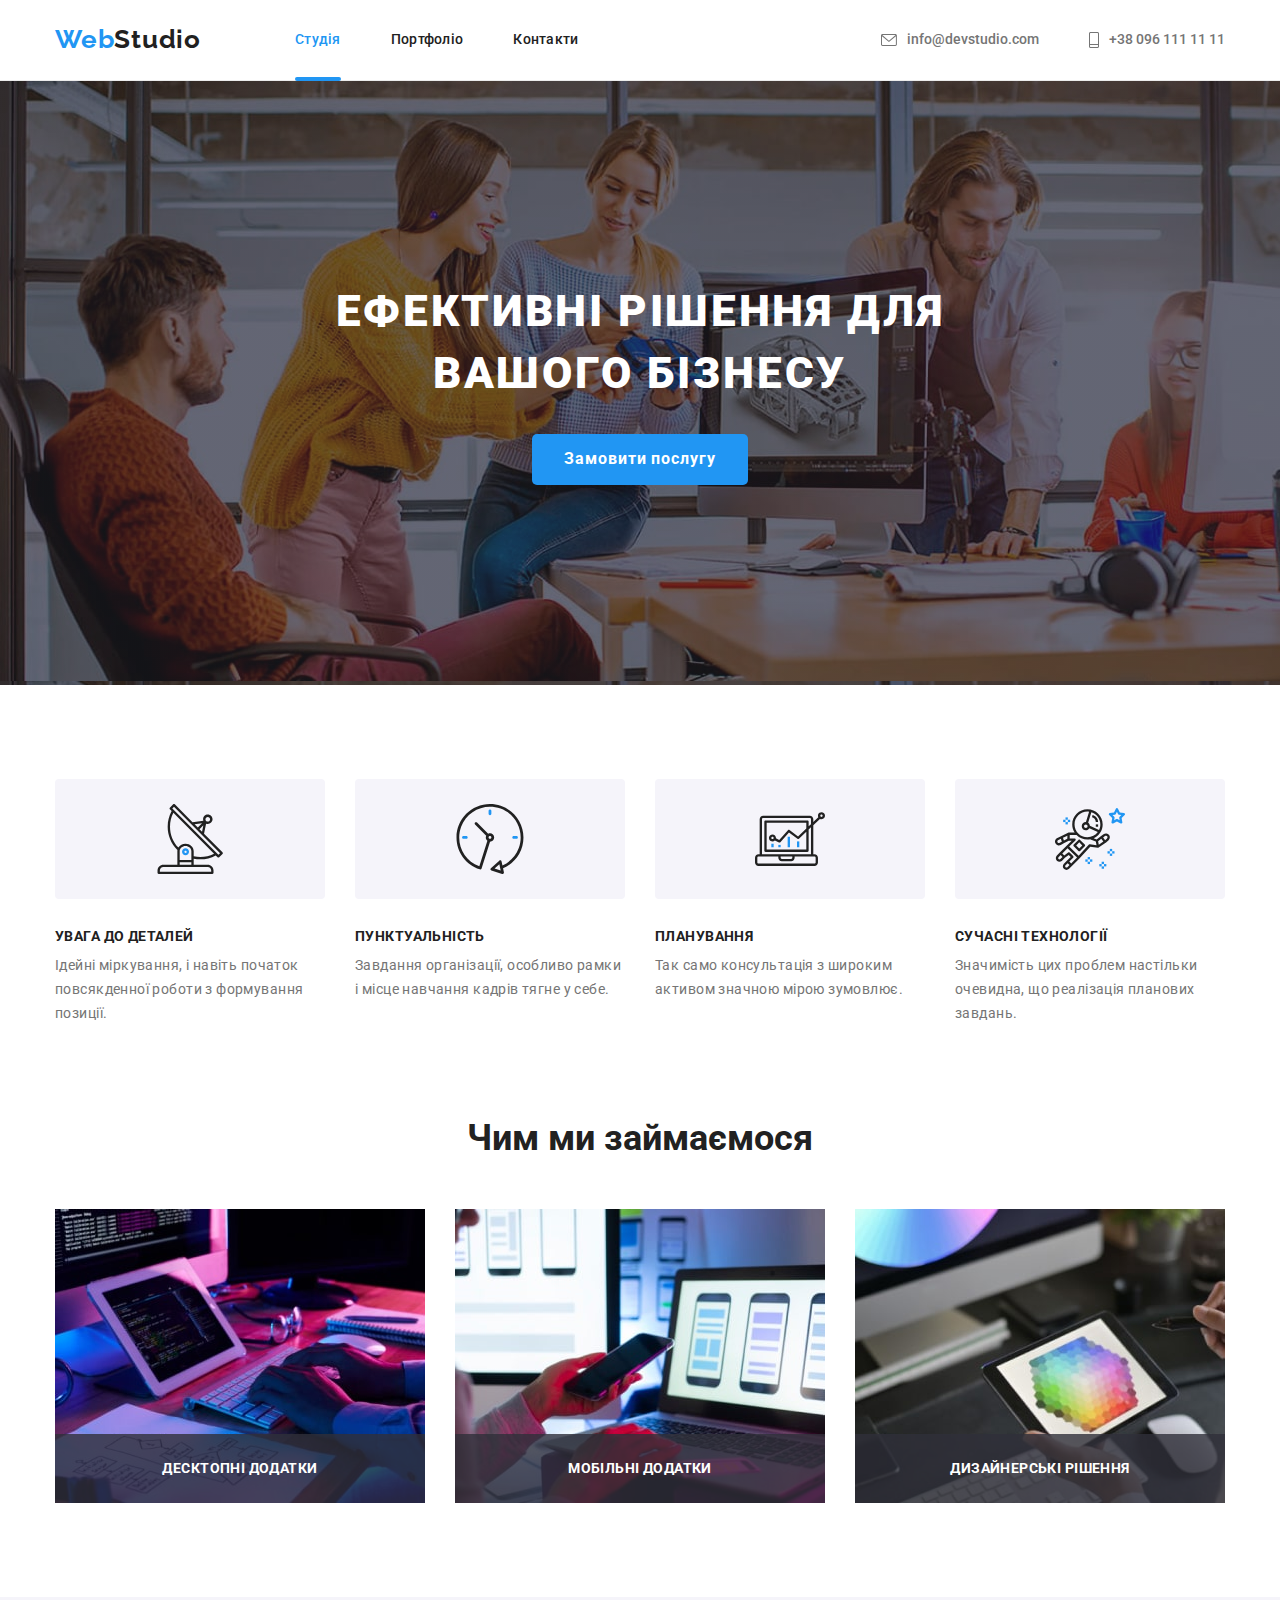
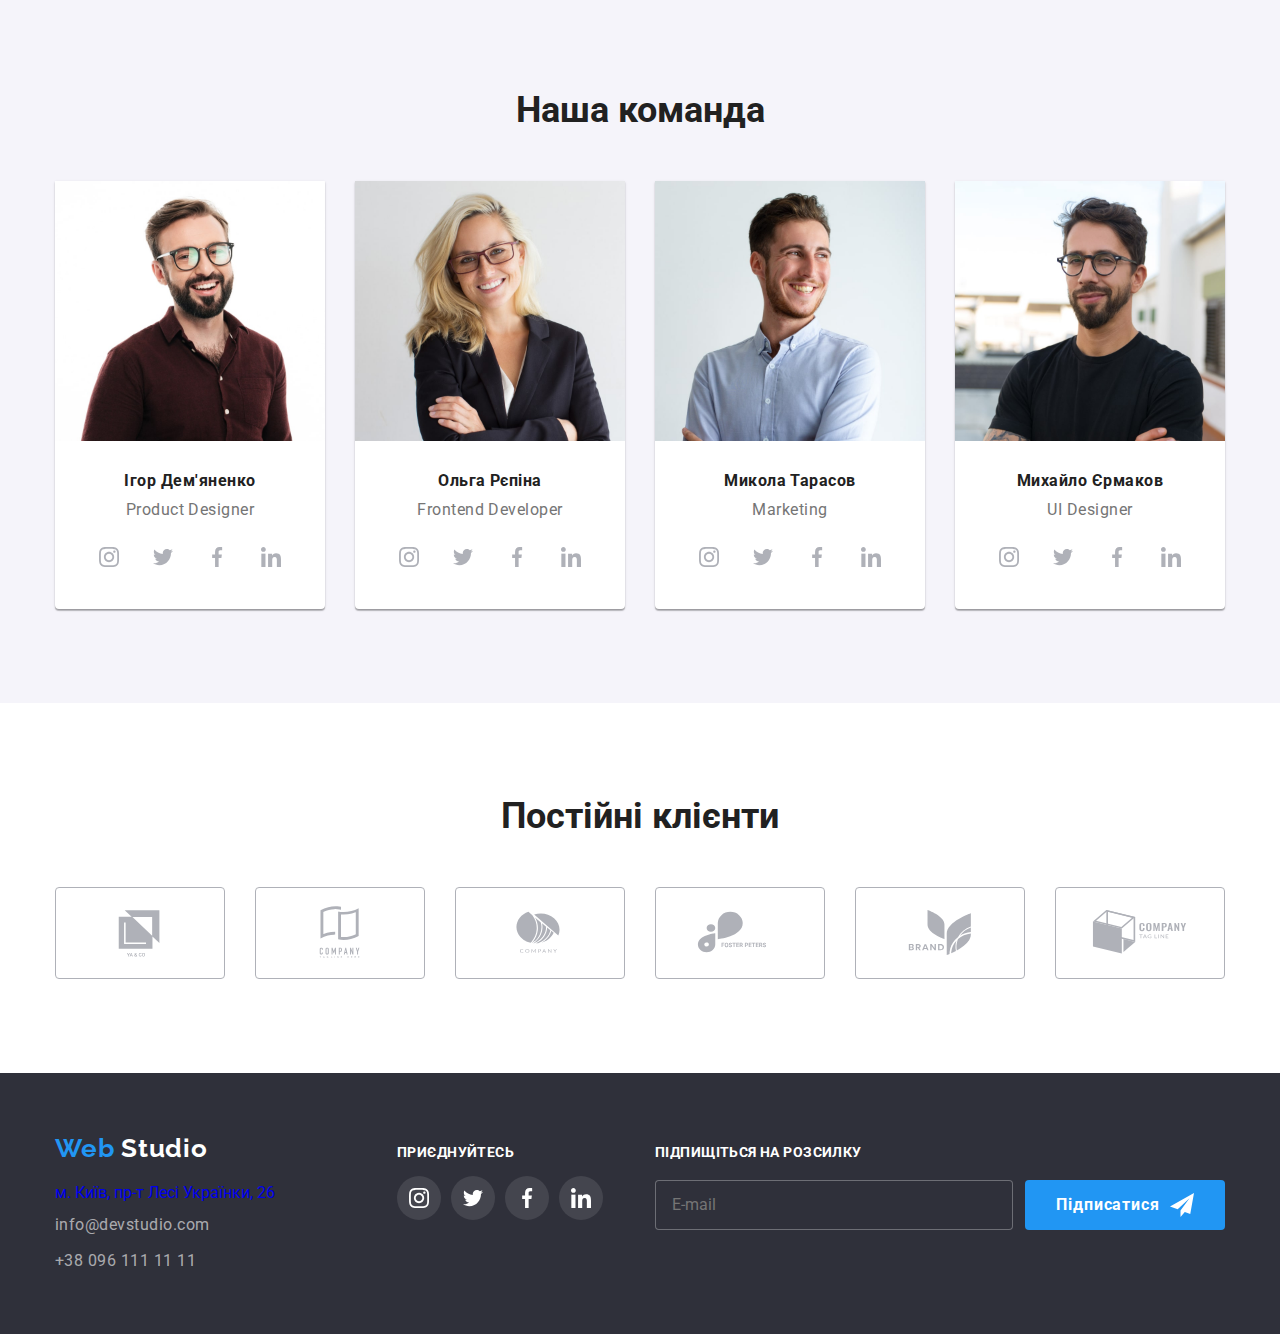
<file: index.html>
<!DOCTYPE html>
<html lang="uk">
  <head>
    <meta charset="UTF-8" />
    <meta http-equiv="X-UA-Compatible" content="IE=edge" />
    <meta
      personCard__title="viewport"
      content="width=device-width, initial-scale=1.0"
    />
    <link
      rel="stylesheet"
      href="https://cdn.jsdelivr.net/npm/modern-normalize@1.1.0/modern-normalize.min.css"
    />
    <link rel="stylesheet" href="./css/main.min.css" />
    <link href="https://fonts.googleapis.com" rel="preconnect" />
    <link href="https://fonts.gstatic.com" rel="preconnect" crossorigin />
    <link
      href="https://fonts.googleapis.com/css2?family=Raleway:wght@700&family=Roboto:wght@400;500;700;900&display=swap"
      rel="stylesheet"
    />
    <title>studio</title>
  </head>

  <body>
    <!--Шапка навігації-->
    <header class="pageHeader">
      <div class="container navContainer">
        <nav class="mainNav">
          <a class="mainNav__logo" href="./"
            ><span class="mainNav__logo--blue">Web</span>Studio</a
          >

          <ul class="navList">
            <li class="nav__items">
              <a href="#" class="navList__link navList__link--Active">Студія</a>
            </li>
            <li class="nav__items">
              <a href="./potfolio.html" class="navList__link">Портфоліо</a>
            </li>
            <li class="nav__items">
              <a href="#" class="navList__link">Контакти</a>
            </li>
          </ul>
        </nav>

        <ul class="contactList">
          <li class="nav__items">
            <a href="mailto:info@devstudio.com" class="contactList__link">
              <svg class="contactList__icon" width="16" height="12">
                <use href="./imeges/icons.svg/symbol-defs.svg#icon-mail"></use>
              </svg>
              info@devstudio.com</a
            >
          </li>
          <li class="nav__items">
            <a href="tell:+380961111111" class="contactList__link">
              <svg class="contactList__icon" width="10" height="16">
                <use href="./imeges/icons.svg/symbol-defs.svg#icon-tell"></use>
              </svg>
              +38 096 111 11 11</a
            >
          </li>
        </ul>
      </div>
    </header>

    <!--Головний блок-->
    <main>
      <section class="hero">
        <div class="heroContainer">
          <h1 class="hero__title">Ефективні рішення для вашого бізнесу</h1>
          <button class="hero__button" data-modal-open type="button">
            Замовити послугу
          </button>
        </div>
      </section>

      <!--Переваги-->

      <section class="advantageSection">
        <h2 class="visually-hidden">Наші Переваги</h2>
        <div class="container">
          <ul class="advantageList">
            <li class="advantageList__item">
              <div class="advantageList__container">
                <svg class="advantageList__icon">
                  <use
                    href="./imeges/icons.svg/symbol-defs.svg#icon-antenna"
                  ></use>
                </svg>
              </div>

              <h3 class="advantageList__title">УВАГА ДО ДЕТАЛЕЙ</h3>
              <p class="advantageList__subtitle">
                Ідейні міркування, і навіть початок повсякденної роботи з
                формування позиції.
              </p>
            </li>
            <li class="advantageList__item">
              <div class="advantageList__container">
                <svg class="advantageList__icon">
                  <use
                    href="./imeges/icons.svg/symbol-defs.svg#icon-clock"
                  ></use>
                </svg>
              </div>
              <h3 class="advantageList__title">ПУНКТУАЛЬНІСТЬ</h3>
              <p class="advantageList__subtitle">
                Завдання організації, особливо рамки і місце навчання кадрів
                тягне у себе.
              </p>
            </li>
            <li class="advantageList__item">
              <div class="advantageList__container">
                <svg class="advantageList__icon">
                  <use
                    href="./imeges/icons.svg/symbol-defs.svg#icon-diagram"
                  ></use>
                </svg>
              </div>
              <h3 class="advantageList__title">ПЛАНУВАННЯ</h3>
              <p class="advantageList__subtitle">
                Так само консультація з широким активом значною мірою зумовлює.
              </p>
            </li>
            <li class="advantageList__item">
              <div class="advantageList__container">
                <svg class="advantageList__icon">
                  <use
                    href="./imeges/icons.svg/symbol-defs.svg#icon-astronaut"
                  ></use>
                </svg>
              </div>
              <h3 class="advantageList__title">СУЧАСНІ ТЕХНОЛОГІЇ</h3>
              <p class="advantageList__subtitle">
                Значимість цих проблем настільки очевидна, що реалізація
                планових завдань.
              </p>
            </li>
          </ul>
        </div>
      </section>

      <!--Чим ми займаємося-->

      <section class="workSection">
        <div class="container">
          <h2 class="workSection__title">Чим ми займаємося</h2>
          <ul class="workList">
            <li class="workList__item">
              <img
                src="imeges/img-min.jpg"
                alt="Руки печатают на клавіатурі"
                width="370"
              />
              <h3 class="workList__subtitle">ДЕСКТОПНІ ДОДАТКИ</h3>
            </li>
            <li class="workList__item">
              <img
                src="imeges/img(1)-min.jpg"
                alt="Руки печатают на планшету"
                width="370"
              />
              <h3 class="workList__subtitle">МОБІЛЬНІ ДОДАТКИ</h3>
            </li>
            <li class="workList__item">
              <img
                src="imeges/img(2)-min.jpg"
                alt="Руки печатают на планшеті"
                width="370"
              />
              <h3 class="workList__subtitle">ДИЗАЙНЕРСЬКІ РІШЕННЯ</h3>
            </li>
          </ul>
        </div>
      </section>

      <!--Наша команда-->

      <section class="teamSection">
        <div class="container">
          <h2 class="teamSection__title">Наша команда</h2>
          <ul class="teamList">
            <li class="teamList__item">
              <img
                src="imeges/img(3)-min.jpg"
                alt="Ігор Дем'яненко"
                width="270"
              />
              <div class="personCard">
                <h3 class="personCard__title">Ігор Дем'яненко</h3>
                <p class="personCard__subtitle" lang="en">Product Designer</p>
                <ul class="cotialeList">
                  <li class="cotialeList__item">
                    <a class="cotialeList__link" href="#">
                      <svg class="cotialeList__icon" width="20" height="20">
                        <use
                          href="./imeges/icons.svg/symbol-defs.svg#icon-instagram"
                        ></use>
                      </svg>
                    </a>
                  </li>
                  <li class="cotialeList__item">
                    <a class="cotialeList__link" href="#">
                      <svg class="cotialeList__icon" width="20" height="20">
                        <use
                          href="./imeges/icons.svg/symbol-defs.svg#icon-twitter"
                        ></use>
                      </svg>
                    </a>
                  </li>
                  <li class="cotialeList__item">
                    <a class="cotialeList__link" href="#">
                      <svg class="cotialeList__icon" width="20" height="20">
                        <use
                          href="./imeges/icons.svg/symbol-defs.svg#icon-facebook"
                        ></use>
                      </svg>
                    </a>
                  </li>
                  <li class="cotialeList__item">
                    <a class="cotialeList__link" href="#">
                      <svg class="cotialeList__icon" width="20" height="20">
                        <use
                          href="./imeges/icons.svg/symbol-defs.svg#icon-linkedin"
                        ></use>
                      </svg>
                    </a>
                  </li>
                </ul>
              </div>
            </li>
            <li class="teamList__item">
              <img src="imeges/img(4)-min.jpg" alt="Ольга Рєпіна" width="270" />
              <div class="personCard">
                <h3 class="personCard__title">Ольга Рєпіна</h3>
                <p class="personCard__subtitle" lang="en">Frontend Developer</p>
                <ul class="cotialeList">
                  <li class="cotialeList__item">
                    <a class="cotialeList__link" href="#">
                      <svg class="cotialeList__icon" width="20" height="20">
                        <use
                          href="./imeges/icons.svg/symbol-defs.svg#icon-instagram"
                        ></use>
                      </svg>
                    </a>
                  </li>
                  <li class="cotialeList__item">
                    <a class="cotialeList__link" href="#">
                      <svg class="cotialeList__icon" width="20" height="20">
                        <use
                          href="./imeges/icons.svg/symbol-defs.svg#icon-twitter"
                        ></use>
                      </svg>
                    </a>
                  </li>
                  <li class="cotialeList__item">
                    <a class="cotialeList__link" href="#">
                      <svg class="cotialeList__icon" width="20" height="20">
                        <use
                          href="./imeges/icons.svg/symbol-defs.svg#icon-facebook"
                        ></use>
                      </svg>
                    </a>
                  </li>
                  <li class="cotialeList__item">
                    <a class="cotialeList__link" href="#">
                      <svg class="cotialeList__icon" width="20" height="20">
                        <use
                          href="./imeges/icons.svg/symbol-defs.svg#icon-linkedin"
                        ></use>
                      </svg>
                    </a>
                  </li>
                </ul>
              </div>
            </li>
            <li class="teamList__item">
              <img
                src="imeges/img(5)-min.jpg"
                alt="Микола Тарасов"
                width="270"
              />
              <div class="personCard">
                <h3 class="personCard__title">Микола Тарасов</h3>
                <p class="personCard__subtitle" lang="en">Marketing</p>
                <ul class="cotialeList">
                  <li class="cotialeList__item">
                    <a class="cotialeList__link" href="#">
                      <svg class="cotialeList__icon" width="20" height="20">
                        <use
                          href="./imeges/icons.svg/symbol-defs.svg#icon-instagram"
                        ></use>
                      </svg>
                    </a>
                  </li>
                  <li class="cotialeList__item">
                    <a class="cotialeList__link" href="#">
                      <svg class="cotialeList__icon" width="20" height="20">
                        <use
                          href="./imeges/icons.svg/symbol-defs.svg#icon-twitter"
                        ></use>
                      </svg>
                    </a>
                  </li>
                  <li class="cotialeList__item">
                    <a class="cotialeList__link" href="#">
                      <svg class="cotialeList__icon" width="20" height="20">
                        <use
                          href="./imeges/icons.svg/symbol-defs.svg#icon-facebook"
                        ></use>
                      </svg>
                    </a>
                  </li>
                  <li class="cotialeList__item">
                    <a class="cotialeList__link" href="#">
                      <svg class="cotialeList__icon" width="20" height="20">
                        <use
                          href="./imeges/icons.svg/symbol-defs.svg#icon-linkedin"
                        ></use>
                      </svg>
                    </a>
                  </li>
                </ul>
              </div>
            </li>
            <li class="teamList__item">
              <img
                src="imeges/img(6)-min.jpg"
                alt="Михайло Єрмаков"
                width="270"
              />
              <div class="personCard">
                <h3 class="personCard__title">Михайло Єрмаков</h3>
                <p class="personCard__subtitle" lang="en">UI Designer</p>
                <ul class="cotialeList">
                  <li class="cotialeList__item">
                    <a class="cotialeList__link" href="#">
                      <svg class="cotialeList__icon" width="20" height="20">
                        <use
                          href="./imeges/icons.svg/symbol-defs.svg#icon-instagram"
                        ></use>
                      </svg>
                    </a>
                  </li>
                  <li class="cotialeList__item">
                    <a class="cotialeList__link" href="#">
                      <svg class="cotialeList__icon" width="20" height="20">
                        <use
                          href="./imeges/icons.svg/symbol-defs.svg#icon-twitter"
                        ></use>
                      </svg>
                    </a>
                  </li>
                  <li class="cotialeList__item">
                    <a class="cotialeList__link" href="#">
                      <svg class="cotialeList__icon" width="20" height="20">
                        <use
                          href="./imeges/icons.svg/symbol-defs.svg#icon-facebook"
                        ></use>
                      </svg>
                    </a>
                  </li>
                  <li class="cotialeList__item">
                    <a class="cotialeList__link" href="#">
                      <svg class="cotialeList__icon" width="20" height="20">
                        <use
                          href="./imeges/icons.svg/symbol-defs.svg#icon-linkedin"
                        ></use>
                      </svg>
                    </a>
                  </li>
                </ul>
              </div>
            </li>
          </ul>
        </div>
      </section>
      <!--Постійні клієнти-->
      <section class="clientsSection">
        <div class="container">
          <h2 class="teamSection__title">Постійні клієнти</h2>
          <ul class="clientsList">
            <li class="clientsList__item">
              <a class="clientsList__link" href="#">
                <svg class="clientsList__icon">
                  <use
                    href="./imeges/icons.svg/symbol-defs.svg#icon-Logo"
                  ></use>
                </svg>
              </a>
            </li>
            <li class="clientsList__item">
              <a class="clientsList__link" href="#">
                <svg class="clientsList__icon">
                  <use
                    href="./imeges/icons.svg/symbol-defs.svg#icon-Logo-1"
                  ></use>
                </svg>
              </a>
            </li>
            <li class="clientsList__item">
              <a class="clientsList__link" href="#">
                <svg class="clientsList__icon">
                  <use
                    href="./imeges/icons.svg/symbol-defs.svg#icon-Logo-2"
                  ></use>
                </svg>
              </a>
            </li>
            <li class="clientsList__item">
              <a class="clientsList__link" href="#">
                <svg class="clientsList__icon">
                  <use
                    href="./imeges/icons.svg/symbol-defs.svg#icon-Logo-3"
                  ></use>
                </svg>
              </a>
            </li>
            <li class="clientsList__item">
              <a class="clientsList__link" href="#">
                <svg class="clientsList__icon">
                  <use
                    href="./imeges/icons.svg/symbol-defs.svg#icon-Logo-4"
                  ></use>
                </svg>
              </a>
            </li>
            <li class="clientsList__item">
              <a class="clientsList__link" href="#">
                <svg class="clientsList__icon">
                  <use
                    href="./imeges/icons.svg/symbol-defs.svg#icon-Logo-5"
                  ></use>
                </svg>
              </a>
            </li>
          </ul>
        </div>
      </section>
    </main>
    <!--Футер-->
    <footer class="pageFooter">
      <div class="container addres-container">
        <div>
          <h2 class="pageFooter__logo">
            <span class="mainNav__logo--blue">Web</span> Studio
          </h2>
          <address class="pageFooterAddress">
            <ul class="pageFooterAddress__list">
              <li class="pageFooter__itemAdress">
                <a
                  class="pageFooter__linkAddress"
                  href="https://www.google.com.ua/maps/place/%D0%B1%D1%83%D0%BB%D1%8C%D0%B2%D0%B0%D1%80+%D0%9B%D0%B5%D1%81%D1%96+%D0%A3%D0%BA%D1%80%D0%B0%D1%97%D0%BD%D0%BA%D0%B8,+26,+%D0%9A%D0%B8%D1%97%D0%B2,+02000/@50.4265841,30.5358109,17z/data=!3m1!4b1!4m5!3m4!1s0x40d4cf0e033ecbe9:0x57a4dffefec77da0!8m2!3d50.4265807!4d30.5383858?hl=uk"
                  target="_blank"
                  >м. Київ, пр-т Лесі Українки, 26</a
                >
              </li>
              <li class="pageFooter__itemMail">
                <a href="mailto:info@devstudio.com" class="pageFooter__link"
                  >info@devstudio.com</a
                >
              </li>
              <li class="pageFooter__itemTell">
                <a href="tell:+380961111111" class="pageFooter__link"
                  >+38 096 111 11 11</a
                >
              </li>
            </ul>
          </address>
        </div>

        <div class="pageFooterCotial">
          <p class="pageFooterCotial__title">ПРИЄДНУЙТЕСЬ</p>
          <ul class="pageFooterCotial__list">
            <li class="pageFooterCotial__item">
              <a class="pageFooterCotial__link" href="#">
                <svg class="pageFooterCotial__icon" width="20" height="20">
                  <use
                    href="./imeges/icons.svg/symbol-defs.svg#icon-instagram"
                  ></use>
                </svg>
              </a>
            </li>
            <li class="pageFooterCotial__item">
              <a class="pageFooterCotial__link" href="#">
                <svg class="pageFooterCotial__icon" width="20" height="20">
                  <use
                    href="./imeges/icons.svg/symbol-defs.svg#icon-twitter"
                  ></use>
                </svg>
              </a>
            </li>
            <li class="pageFooterCotial__item">
              <a class="pageFooterCotial__link" href="#">
                <svg class="pageFooterCotial__icon" width="20" height="20">
                  <use
                    href="./imeges/icons.svg/symbol-defs.svg#icon-facebook"
                  ></use>
                </svg>
              </a>
            </li>
            <li class="pageFooterCotial__item">
              <a class="pageFooterCotial__link" href="#">
                <svg class="pageFooterCotial__icon" width="20" height="20">
                  <use
                    href="./imeges/icons.svg/symbol-defs.svg#icon-linkedin"
                  ></use>
                </svg>
              </a>
            </li>
          </ul>
        </div>
        <!--FOOTER MODAL-->
        <div class="footerModal">
          <p class="footerModal__title">ПІДПИЩІТЬСЯ НА РОЗСИЛКУ</p>
          <form class="footerForm">
            <input
              class="footerForm__input"
              type="email"
              name="footer_email"
              placeholder="E-mail"
            />
            <button class="footerForm__button" type="submit">
              Підписатися
              <svg class="footerForm__icon" width="24" height="24">
                <use
                  href="./imeges/icons.svg/symbol-defs.svg#icon-telegram"
                ></use>
              </svg>
            </button>
          </form>
        </div>
      </div>
    </footer>

    <!--BACKDROP MODAL-->
    <div class="backdrop is-hidden" data-modal>
      <div class="modal">
        <button class="modal__button" type="button" data-modal-close>
          <svg class="modal__icon" width="11" height="11">
            <use href="./imeges/icons.svg/symbol-defs.svg#icon-Vector-6"></use>
          </svg>
        </button>
        <!--MODAL FORM-->
        <form class="modalForm">
          <p class="modalForm__title">Залиште свої дані, ми вам передзвонимо</p>

          <div class="modalLable">
            <label class="modalLable__title" for="user_name">Ім'я</label>
            <input
              class="modalLable__input"
              name="user_name"
              required
              placeholder="Ім'я"
              pattern="^[a-zA-Zа-яА-ЯїЇіІ]+$"
              title="Тільки літери А-Я або A-Z"
              type="text"
              id="user_name"
            />
            <svg class="modalLable__icon" width="12" height="12">
              <use
                href="./imeges/icons.svg/symbol-defs.svg#icon-person-blackdp"
              ></use>
            </svg>
          </div>

          <div class="modalLable">
            <label class="modalLable__title" for="user_tell">Телефон</label>
            <input
              class="modalLable__input"
              name="user_tell"
              required
              title="Тільки цифри"
              pattern="^[0-9]+$"
              placeholder="Телефон"
              type="tel"
              id="user_tell"
            />
            <svg class="modalLable__icon" width="13" height="13">
              <use
                href="./imeges/icons.svg/symbol-defs.svg#icon-phone-blackdp"
              ></use>
            </svg>
          </div>

          <div class="modalLable">
            <label class="modalLable__title" for="user_email">Пошта</label>
            <input
              class="modalLable__input"
              name="user_email"
              required
              placeholder="Електронна пошта"
              type="email"
              id="user_email"
            />
            <svg class="modalLable__icon" width="15" height="12">
              <use
                href="./imeges/icons.svg/symbol-defs.svg#icon-email-blackdp"
              ></use>
            </svg>
          </div>

          <div class="modalLable">
            <label class="modalLable__title" for="user_comments"
              >Коментар</label
            >
            <textarea
              class="modalLable__coments"
              name="user_comments"
              placeholder="Введіть текст"
              id="user_comments"
            ></textarea>
          </div>

          <div class="modalCheck">
            <input
              class="modalCheck__input visually-hidden"
              required
              type="checkbox"
              name="agree"
              id="form_check"
            />

            <label class="modalCheck__title" for="form_check">
              <span class="modalCheck__text"></span>
              Погоджуюся з розсилкою та приймаю
              <a class="modalCheck__link" href="#"> Умови договору</a>
            </label>
          </div>

          <button class="modalForm__button" type="submit">Відправити</button>
        </form>
      </div>
    </div>
    <script src="./js/index.js"></script>
  </body>
</html>
</file>
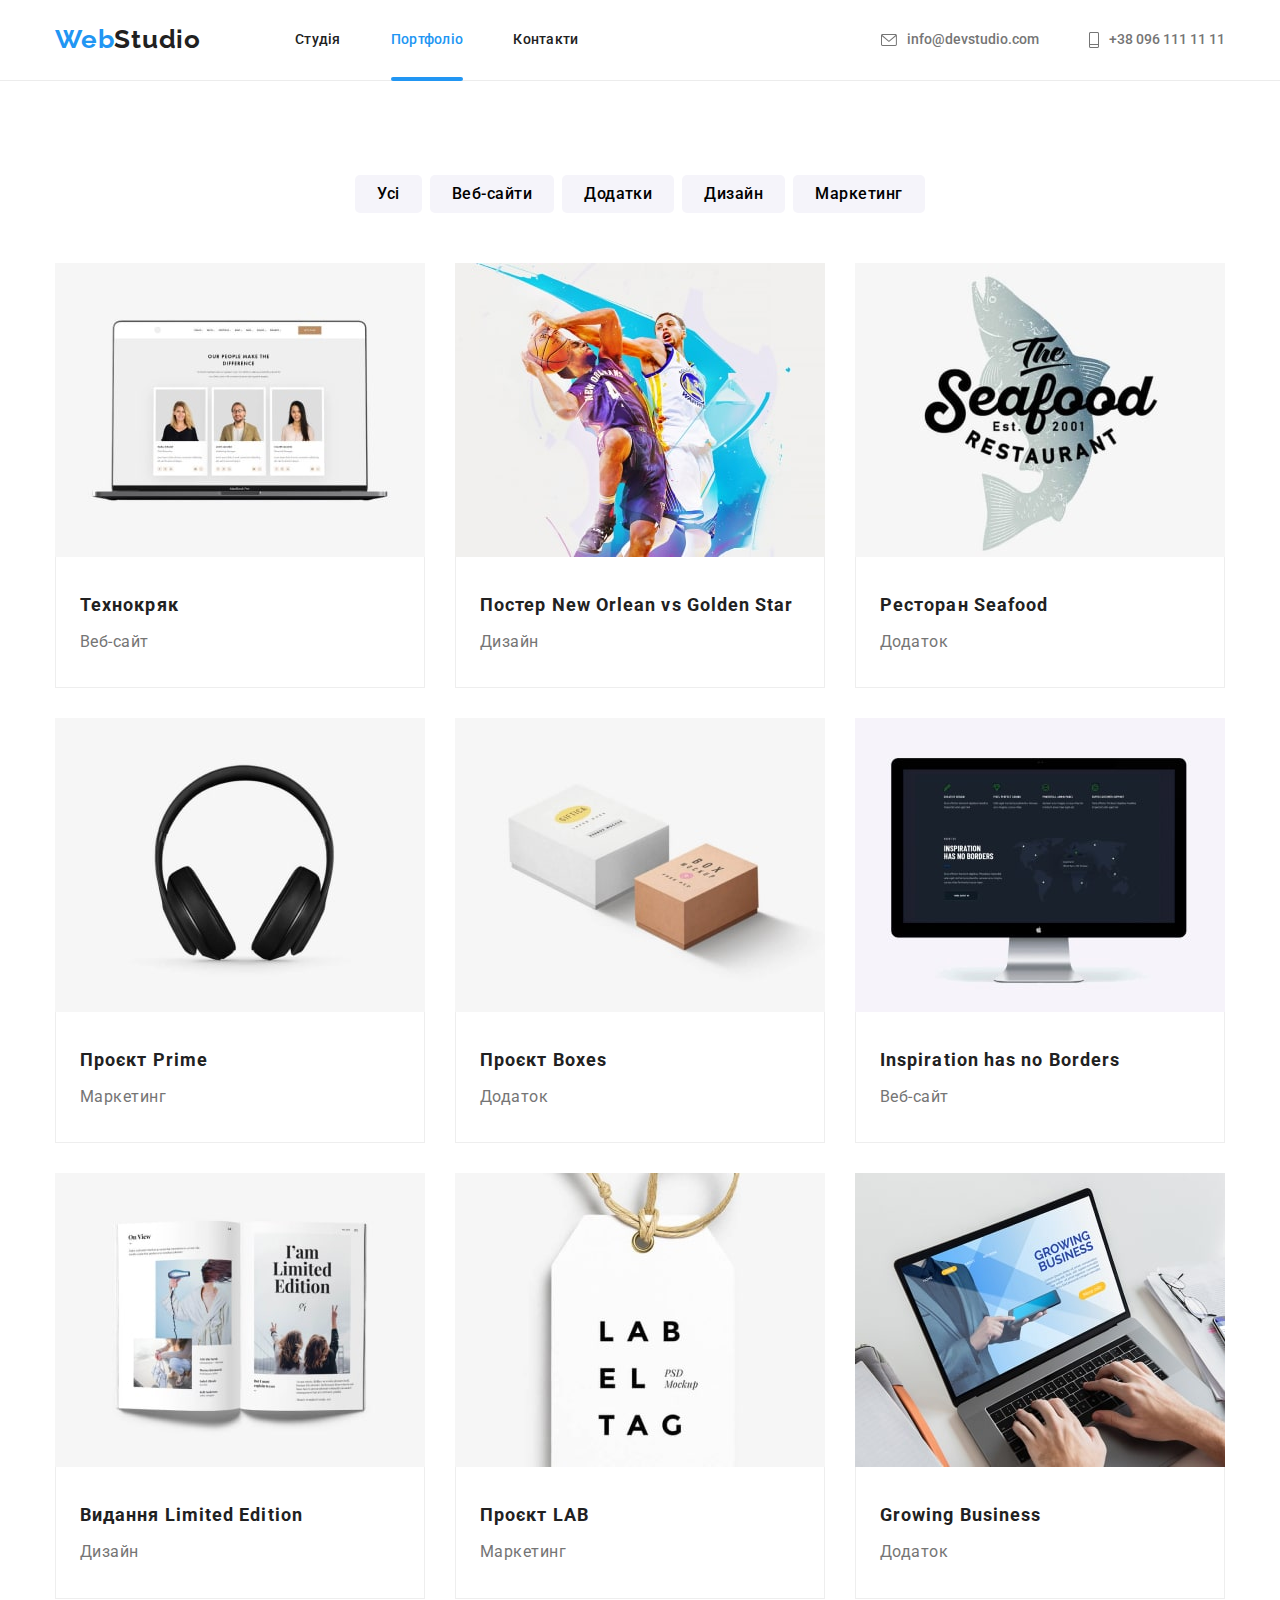
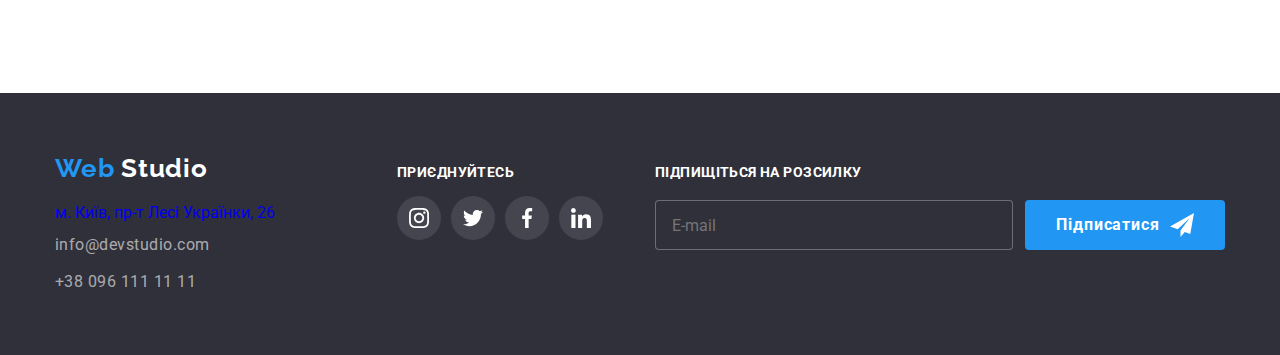
<file: potfolio.html>
<!DOCTYPE html>
<html lang="uk">
  <head>
    <meta charset="UTF-8" />
    <meta http-equiv="X-UA-Compatible" content="IE=edge" />
    <meta name="viewport" content="width=device-width, initial-scale=1.0" />
    <link
      rel="stylesheet"
      href="https://cdn.jsdelivr.net/npm/modern-normalize@1.1.0/modern-normalize.min.css"
    />
    <link rel="stylesheet" href="./css/main.min.css" />
    <link href="https://fonts.googleapis.com" rel="preconnect" />
    <link href="https://fonts.gstatic.com" rel="preconnect" crossorigin />
    <link
      href="https://fonts.googleapis.com/css2?family=Raleway:wght@700&family=Roboto:wght@400;500;700;900&display=swap"
      rel="stylesheet"
    />
    <title>portfolio</title>
  </head>

  <body>
    <!--Шапка навігації-->
    <header class="pageHeader">
      <div class="container navContainer">
        <nav class="mainNav">
          <a class="mainNav__logo" href="./"
            ><span class="mainNav__logo--blue">Web</span>Studio</a
          >

          <ul class="navList">
            <li class="nav__items">
              <a href="./index.html" class="navList__link">Студія</a>
            </li>
            <li class="nav__items">
              <a href="#" class="navList__link navList__link--Active"
                >Портфоліо</a
              >
            </li>
            <li class="nav__items">
              <a href="#" class="navList__link">Контакти</a>
            </li>
          </ul>
        </nav>

        <ul class="contactList">
          <li class="nav__items">
            <a href="mailto:info@devstudio.com" class="contactList__link">
              <svg class="contactList__icon" width="16" height="12">
                <use href="./imeges/icons.svg/symbol-defs.svg#icon-mail"></use>
              </svg>
              info@devstudio.com</a
            >
          </li>
          <li class="nav__items">
            <a href="tell:+380961111111" class="contactList__link">
              <svg class="contactList__icon" width="10" height="16">
                <use href="./imeges/icons.svg/symbol-defs.svg#icon-tell"></use>
              </svg>
              +38 096 111 11 11</a
            >
          </li>
        </ul>
      </div>
    </header>
    <!--Головний блок-->
    <main>
      <section class="portfolioSection">
        <h1 class="visually-hidden">Приклади робіт</h1>
        <div class="container">
          <ul class="portfolioNav">
            <li class="portfolioNav__item">
              <button class="portfolioNav__button" type="button">Усі</button>
            </li>
            <li class="portfolioNav__item">
              <button class="portfolioNav__button" type="button">
                Веб-сайти
              </button>
            </li>
            <li class="portfolioNav__item">
              <button class="portfolioNav__button" type="button">
                Додатки
              </button>
            </li>
            <li class="portfolioNav__item">
              <button class="portfolioNav__button" type="button">Дизайн</button>
            </li>
            <li class="portfolioNav__item">
              <button class="portfolioNav__button" type="button">
                Маркетинг
              </button>
            </li>
          </ul>
          <!--приклади-->
          <ul class="portfolioList">
            <li class="portfolioList__item">
              <a class="portfolioList__link" href="#">
                <div class="portfolioCard">
                  <img src="imeges/img(7)-min.jpg" alt="" width="370" />
                  <div class="portfolioCard__overlay">
                    <p class="portfolioCard__overlayText">
                      Ресурс пропонує комплексні пропозиції з різним рівнем
                      функціоналу та сервісів. Все це дозволить відвідувачу
                      отримати вичерпні відомості про компанію чи приватну
                      особу.
                    </p>
                  </div>
                </div>
                <div class="portfolioProject">
                  <h2 class="portfolioProject__title">Технокряк</h2>
                  <p class="portfolioProject__subtitle">Веб-сайт</p>
                </div>
              </a>
            </li>
            <li class="portfolioList__item">
              <a class="portfolioList__link" href="#">
                <div class="portfolioCard">
                  <img src="imeges/img(8)-min.jpg" alt="" width="370" />
                  <div class="portfolioCard__overlay">
                    <p class="portfolioCard__overlayText">
                      Ресурс пропонує комплексні пропозиції з різним рівнем
                      функціоналу та сервісів. Все це дозволить відвідувачу
                      отримати вичерпні відомості про компанію чи приватну
                      особу.
                    </p>
                  </div>
                </div>
                <div class="portfolioProject">
                  <h2 class="portfolioProject__title">
                    Постер New Orlean vs Golden Star
                  </h2>
                  <p class="portfolioProject__subtitle">Дизайн</p>
                </div>
              </a>
            </li>
            <li class="portfolioList__item">
              <a class="portfolioList__link" href="#">
                <div class="portfolioCard">
                  <img src="imeges/img(9)-min.jpg" alt="" width="370" />
                  <div class="portfolioCard__overlay">
                    <p class="portfolioCard__overlayText">
                      Ресурс пропонує комплексні пропозиції з різним рівнем
                      функціоналу та сервісів. Все це дозволить відвідувачу
                      отримати вичерпні відомості про компанію чи приватну
                      особу.
                    </p>
                  </div>
                </div>
                <div class="portfolioProject">
                  <h2 class="portfolioProject__title">Ресторан Seafood</h2>
                  <p class="portfolioProject__subtitle">Додаток</p>
                </div>
              </a>
            </li>
            <li class="portfolioList__item">
              <a class="portfolioList__link" href="#">
                <div class="portfolioCard">
                  <img src="imeges/img(10)-min.jpg" alt="" width="370" />
                  <div class="portfolioCard__overlay">
                    <p class="portfolioCard__overlayText">
                      Ресурс пропонує комплексні пропозиції з різним рівнем
                      функціоналу та сервісів. Все це дозволить відвідувачу
                      отримати вичерпні відомості про компанію чи приватну
                      особу.
                    </p>
                  </div>
                </div>
                <div class="portfolioProject">
                  <h2 class="portfolioProject__title">Проєкт Prime</h2>
                  <p class="portfolioProject__subtitle">Маркетинг</p>
                </div>
              </a>
            </li>
            <li class="portfolioList__item">
              <a class="portfolioList__link" href="#">
                <div class="portfolioCard">
                  <img src="imeges/img(11)-min.jpg" alt="" width="370" />
                  <div class="portfolioCard__overlay">
                    <p class="portfolioCard__overlayText">
                      Ресурс пропонує комплексні пропозиції з різним рівнем
                      функціоналу та сервісів. Все це дозволить відвідувачу
                      отримати вичерпні відомості про компанію чи приватну
                      особу.
                    </p>
                  </div>
                </div>
                <div class="portfolioProject">
                  <h2 class="portfolioProject__title">Проєкт Boxes</h2>
                  <p class="portfolioProject__subtitle">Додаток</p>
                </div>
              </a>
            </li>
            <li class="portfolioList__item">
              <a class="portfolioList__link" href="#">
                <div class="portfolioCard">
                  <img src="imeges/img(12)-min.jpg" alt="" width="370" />
                  <div class="portfolioCard__overlay">
                    <p class="portfolioCard__overlayText">
                      Ресурс пропонує комплексні пропозиції з різним рівнем
                      функціоналу та сервісів. Все це дозволить відвідувачу
                      отримати вичерпні відомості про компанію чи приватну
                      особу.
                    </p>
                  </div>
                </div>
                <div class="portfolioProject">
                  <h2 class="portfolioProject__title">
                    Inspiration has no Borders
                  </h2>
                  <p class="portfolioProject__subtitle">Веб-сайт</p>
                </div>
              </a>
            </li>
            <li class="portfolioList__item">
              <a class="portfolioList__link" href="#">
                <div class="portfolioCard">
                  <img src="imeges/img(13)-min.jpg" alt="" width="370" />
                  <div class="portfolioCard__overlay">
                    <p class="portfolioCard__overlayText">
                      Ресурс пропонує комплексні пропозиції з різним рівнем
                      функціоналу та сервісів. Все це дозволить відвідувачу
                      отримати вичерпні відомості про компанію чи приватну
                      особу.
                    </p>
                  </div>
                </div>
                <div class="portfolioProject">
                  <h2 class="portfolioProject__title">
                    Видання Limited Edition
                  </h2>
                  <p class="portfolioProject__subtitle">Дизайн</p>
                </div>
              </a>
            </li>
            <li class="portfolioList__item">
              <a class="portfolioList__link" href="#">
                <div class="portfolioCard">
                  <img src="imeges/img(14)-min.jpg" alt="" width="370" />
                  <div class="portfolioCard__overlay">
                    <p class="portfolioCard__overlayText">
                      Ресурс пропонує комплексні пропозиції з різним рівнем
                      функціоналу та сервісів. Все це дозволить відвідувачу
                      отримати вичерпні відомості про компанію чи приватну
                      особу.
                    </p>
                  </div>
                </div>
                <div class="portfolioProject">
                  <h2 class="portfolioProject__title">Проєкт LAB</h2>
                  <p class="portfolioProject__subtitle">Маркетинг</p>
                </div>
              </a>
            </li>
            <li class="portfolioList__item">
              <a class="portfolioList__link" href="#">
                <div class="portfolioCard">
                  <img src="imeges/img(15)-min.jpg" alt="" width="370" />
                  <div class="portfolioCard__overlay">
                    <p class="portfolioCard__overlayText">
                      Ресурс пропонує комплексні пропозиції з різним рівнем
                      функціоналу та сервісів. Все це дозволить відвідувачу
                      отримати вичерпні відомості про компанію чи приватну
                      особу.
                    </p>
                  </div>
                </div>
                <div class="portfolioProject">
                  <h2 class="portfolioProject__title">Growing Business</h2>
                  <p class="portfolioProject__subtitle">Додаток</p>
                </div>
              </a>
            </li>
          </ul>
        </div>
      </section>
    </main>
    <!--Футер-->
    <footer class="pageFooter">
      <div class="container addres-container">
        <div>
          <h2 class="pageFooter__logo">
            <span class="mainNav__logo--blue">Web</span> Studio
          </h2>
          <address class="pageFooterAddress">
            <ul class="pageFooterAddress__list">
              <li class="pageFooter__itemAdress">
                <a
                  class="pageFooter__linkAddress"
                  href="https://www.google.com.ua/maps/place/%D0%B1%D1%83%D0%BB%D1%8C%D0%B2%D0%B0%D1%80+%D0%9B%D0%B5%D1%81%D1%96+%D0%A3%D0%BA%D1%80%D0%B0%D1%97%D0%BD%D0%BA%D0%B8,+26,+%D0%9A%D0%B8%D1%97%D0%B2,+02000/@50.4265841,30.5358109,17z/data=!3m1!4b1!4m5!3m4!1s0x40d4cf0e033ecbe9:0x57a4dffefec77da0!8m2!3d50.4265807!4d30.5383858?hl=uk"
                  target="_blank"
                  >м. Київ, пр-т Лесі Українки, 26</a
                >
              </li>
              <li class="pageFooter__itemMail">
                <a href="mailto:info@devstudio.com" class="pageFooter__link"
                  >info@devstudio.com</a
                >
              </li>
              <li class="pageFooter__itemTell">
                <a href="tell:+380961111111" class="pageFooter__link"
                  >+38 096 111 11 11</a
                >
              </li>
            </ul>
          </address>
        </div>

        <div class="pageFooterCotial">
          <p class="pageFooterCotial__title">ПРИЄДНУЙТЕСЬ</p>
          <ul class="pageFooterCotial__list">
            <li class="pageFooterCotial__item">
              <a class="pageFooterCotial__link" href="#">
                <svg class="pageFooterCotial__icon" width="20" height="20">
                  <use
                    href="./imeges/icons.svg/symbol-defs.svg#icon-instagram"
                  ></use>
                </svg>
              </a>
            </li>
            <li class="pageFooterCotial__item">
              <a class="pageFooterCotial__link" href="#">
                <svg class="pageFooterCotial__icon" width="20" height="20">
                  <use
                    href="./imeges/icons.svg/symbol-defs.svg#icon-twitter"
                  ></use>
                </svg>
              </a>
            </li>
            <li class="pageFooterCotial__item">
              <a class="pageFooterCotial__link" href="#">
                <svg class="pageFooterCotial__icon" width="20" height="20">
                  <use
                    href="./imeges/icons.svg/symbol-defs.svg#icon-facebook"
                  ></use>
                </svg>
              </a>
            </li>
            <li class="pageFooterCotial__item">
              <a class="pageFooterCotial__link" href="#">
                <svg class="pageFooterCotial__icon" width="20" height="20">
                  <use
                    href="./imeges/icons.svg/symbol-defs.svg#icon-linkedin"
                  ></use>
                </svg>
              </a>
            </li>
          </ul>
        </div>
        <!--FOOTER MODAL-->
        <div class="footerModal">
          <p class="footerModal__title">ПІДПИЩІТЬСЯ НА РОЗСИЛКУ</p>
          <form class="footerForm">
            <input
              class="footerForm__input"
              type="email"
              name="footer_email"
              placeholder="E-mail"
            />
            <button class="footerForm__button" type="submit">
              Підписатися
              <svg class="footerForm__icon" width="24" height="24">
                <use
                  href="./imeges/icons.svg/symbol-defs.svg#icon-telegram"
                ></use>
              </svg>
            </button>
          </form>
        </div>
      </div>
    </footer>
  </body>
</html>
</file>
<file: css/main.min.css>
:root{--primary-text-colour: #757575;--secondary-text-colour: #212121;--button-background-colour: #2196F3;--secondary-button-colour: #FFFFFF;--time-function: 250ms;--bezier-functiion: cubic-bezier(0.4, 0, 0.2, 1)}.visually-hidden{position:absolute;width:1px;height:1px;margin:-1px;border:0;padding:0;white-space:nowrap;clip-path:inset(100%);clip:rect(0 0 0 0);overflow:hidden}body{background-color:#fff;font-family:"Roboto",sans-serif;color:var(--primary-text-colour)}ul{list-style:none}a{text-decoration:none}.navList,.advantageList,.workList,.teamList,.contactList,.pageFooterAddress__list,.portfolioNav,.portfolioList,.clientsList,.cotialeList,.pageFooterCotial__list{padding:0;margin:0}h1,h2,h3,h4,h5,p,ul{margin-top:0;margin-bottom:0}input{padding:0;margin:0}form{display:block}button{padding:0;margin-top:0;margin-bottom:0}img{display:block}.container{margin-left:auto;margin-right:auto;width:1200px;padding-left:15px;padding-right:15px}.pageFooterCotial__list{margin-top:16px;gap:10px;display:flex}.pageFooterCotial__link{display:flex;justify-content:center;align-items:center;width:44px;height:44px;border-radius:50%;background:rgba(255,255,255,.1);transition-duration:var(--time-function);transition-timing-function:var(--bezier-functiion);transition-property:background-color}.pageFooterCotial__link:hover,.pageFooterCotial__link:focus{background-color:var(--button-background-colour)}.pageFooterCotial__icon{fill:#fff}.pageFooterCotial__icon:hover,.pageFooterCotial__icon:focus{fill:#fff}.addres-container{justify-content:space-between;display:flex;align-items:baseline}.pageFooterCotial{display:block;margin-left:70px}.pageFooterCotial__title{font-style:normal;font-weight:700;font-weight:700;font-size:14px;line-height:1.1;letter-spacing:.03em;color:#fff}.footerModal__title{font-weight:700;font-size:14px;line-height:1.1;letter-spacing:.03em;text-transform:uppercase;color:#fff}.footerForm{display:flex;margin-top:20px}.footerForm__input{margin-right:12px;padding-left:16px;height:50px;width:358px;background-color:#2f303a;border:1px solid rgba(255,255,255,.3);border-radius:4px;outline:none;color:rgba(255,255,255,.6);transition-duration:var(--time-function);transition-timing-function:var(--bezier-functiion);transition-duration:border}.footerForm__input:hover,.footerForm__input:focus{border:1px solid var(--button-background-colour)}.footerForm__button{display:flex;width:200px;height:50px;font-weight:700;font-size:16px;line-height:1.8;letter-spacing:.06em;text-align:center;color:#fff;align-items:center;justify-content:center;background:#2196f3;border:none;border-radius:4px;cursor:pointer;transition-duration:var(--time-function);transition-timing-function:var(--bezier-functiion);transition-duration:background-color,box-shadow}.footerForm__button:hover,.footerForm__button:focus{background-color:#188ce8;box-shadow:0px 4px 4px rgba(0,0,0,.15)}.footerForm__icon{margin-left:10px}.backdrop{position:fixed;top:0;left:0;width:100vw;height:100vh;background:rgba(47,48,58,.4);opacity:1;transition-duration:250ms;transition-timing-function:var(--bezier-functiion)}.backdrop.is-hidden{opacity:0;visibility:hidden;pointer-events:none}.modalForm{flex-direction:column;width:100%}.modalLable__input{margin-bottom:10px;margin-top:4px;padding-left:42px;height:40px;width:100%;border:1px solid rgba(33,33,33,.2);border-radius:4px;outline:none;transition-duration:var(--time-function);transition-timing-function:var(--bezier-functiion);transition-duration:color}.modalLable__input:hover,.modalLable__input:focus{border:1px solid #2196f3;border-radius:4px}.modalLable__input:hover+.modalLable__icon,.modalLable__input:focus+.modalLable__icon{fill:var(--button-background-colour)}.modalForm__button{margin-top:30px;display:block;margin-left:auto;margin-right:auto;width:200px;height:50px;border-radius:4px;background:#2196f3;color:#fff;border:none;box-shadow:0px 4px 4px rgba(0,0,0,.15);cursor:pointer;font-weight:700;font-size:16px;line-height:1.8;letter-spacing:.06em;transition-duration:var(--time-function);transition-timing-function:var(--bezier-functiion);transition-duration:background-color,box-shadow}.modalForm__button:hover{background:#188ce8;box-shadow:0px 4px 4px rgba(0,0,0,.15)}.modalLable__coments{margin-top:4px;width:448px;height:120px;padding-top:12px;padding-left:16px;padding-right:16px;padding-bottom:12px;resize:none;border:1px solid rgba(33,33,33,.2);border-radius:4px;outline:rgba(0,0,0,0);transition-duration:var(--time-function);transition-timing-function:var(--bezier-functiion);transition-duration:border}.modalLable__coments:hover,.modalLable__coments:focus{border:1px solid #2196f3;border-radius:4px}.modalLable__title{font-weight:400;font-size:12px;line-height:14px;letter-spacing:.01em;color:#757575}.modalForm__title{font-weight:700;font-size:20px;line-height:23px;text-align:center;letter-spacing:.03em;color:#212121}.modalCheck{margin-bottom:30px}.modalCheck__title{display:flex;align-items:center;justify-content:center;font-weight:400;font-size:14px;line-height:24px;letter-spacing:.03em;color:#757575}.modalCheck__link{text-decoration:underline}.modalLable{position:relative}.modalLable:not(:last-child){margin-bottom:10px}.modalLable:last-child{margin-bottom:20px}.modalLable__icon{position:absolute;bottom:23px;left:14px;transition-duration:var(--time-function);transition-timing-function:var(--bezier-functiion);transition-duration:fill}.modalCheck__text{margin-right:7px;display:inline-block;width:16px;height:15px;border:2px solid #212121;border-radius:3px;transition-duration:var(--time-function);transition-timing-function:var(--bezier-functiion);transition-duration:fill,background-color}.modalCheck__input:checked+.modalCheck__title .modalCheck__text{border-color:rgba(0,0,0,0);background-color:var(--button-background-colour);background-image:url(../imeges/icons.svg/ok.svg);background-repeat:no-repeat;background-position:center}.modalCheck__link{margin-left:7px}.modalCheck__link:visited{color:var(--button-background-colour)}.modal{position:absolute;width:528px;padding-top:40px;padding-bottom:40px;padding-left:41px;padding-right:39px;top:50%;left:50%;transform:translate(-50%, -50%) scale(1);transition:transform 250ms var(--bezier-functiion);background-color:#fff;box-shadow:0px 1px 3px rgba(0,0,0,.12),0px 1px 1px rgba(0,0,0,.14),0px 2px 1px rgba(0,0,0,.2);border-radius:4px}.backdrop.is-hidden .modal{transform:translate(-50%, -50%) scale(0.9)}.modal__button{position:absolute;display:flex;top:8px;right:8px;cursor:pointer;padding:10px 10px 10px 10px;border-radius:50%;border:1px solid rgba(0,0,0,.1);background-color:#fff;transition-duration:var(--time-function);transition-timing-function:var(--bezier-functiion);transition-property:fill}.modal__button:hover,.modal__button:focus{fill:var(--button-background-colour)}.navList,.contactList{display:flex}.mainNav{display:flex}.navContainer{display:flex}.pageHeader{display:flex}.contactList{margin-left:auto}.navList{margin-left:94px}.navList__link,.contactList__link{display:block;padding-top:32px;padding-bottom:32px}.mainNav__logo--blue{color:var(--button-background-colour)}.mainNav__logo{padding-top:24px;padding-bottom:24px;color:var(--secondary-text-colour);font-family:Raleway,sans-serif;font-style:normal;font-weight:700;font-size:26px;line-height:1.2;letter-spacing:.03em}.navList__link{font-weight:500;letter-spacing:.02em;color:var(--secondary-text-colour);font-size:14px;line-height:1.1;transition-duration:var(--time-function);transition-timing-function:var(--bezier-functiion);transition-property:color}.navList__link:hover,.navList__link:focus{color:var(--button-background-colour)}.nav__items{position:relative}.nav__items:not(:last-child){margin-right:50px}.navList__link--Active{color:var(--button-background-colour)}.navList__link--Active::after{content:" ";display:block;position:absolute;height:4px;width:100%;background:#2196f3;border-radius:2px;bottom:-1px;transition-duration:var(--time-function);transition-timing-function:var(--bezier-functiion);transition-duration:color}.contactList__link{align-items:center;display:flex;font-size:14px;line-height:1.1;font-weight:500;color:var(--primary-text-colour);transition-duration:var(--time-function);transition-timing-function:var(--bezier-functiion);transition-duration:color}.contactList__link:hover,.contactList__link:focus{color:var(--button-background-colour)}.contactList__link:hover .contactList__icon,.contactList__link:focus .contactList__icon{fill:currentColor}.pageHeader{border-bottom:1px solid #ececec}.contactList__icon{fill:#757575;display:flex;margin-right:10px}.hero{background-image:linear-gradient(to right, rgba(47, 48, 58, 0.4), rgba(47, 48, 58, 0.4)),url(../imeges/bcg-min.jpg);padding-top:200px;padding-bottom:200px;text-align:center;background-color:#2f303a;margin-left:auto;margin-right:auto;max-width:1600px}.hero__title{margin-bottom:30px;max-width:700px;margin-left:auto;margin-right:auto;text-align:center;font-family:"Roboto";font-weight:900;font-size:44px;line-height:1.4;letter-spacing:.06em;text-transform:uppercase;color:var(--secondary-button-colour)}.hero__button{padding-left:32px;padding-right:32px;padding-top:10px;padding-bottom:10px;font-weight:700;line-height:1.9;border:none;letter-spacing:.06em;background-color:var(--button-background-colour);cursor:pointer;border-radius:5px;color:var(--secondary-button-colour);transition-duration:var(--time-function);transition-timing-function:var(--bezier-functiion);transition-property:background-color}.hero__button:hover,.hero__button:focus{background:#188ce8;box-shadow:0px 4px 4px rgba(0,0,0,.15);border-radius:4px}.advantageSection{background-color:#fff;padding-top:94px;padding-bottom:94px}.advantageList__title{margin-bottom:10px;color:var(--secondary-text-colour);letter-spacing:.03em;font-size:14px;line-height:1.1;text-transform:uppercase}.advantageList__subtitle{font-size:14px;line-height:1.7;color:var(--primary-text-colour);letter-spacing:.03em}.advantageList__item{width:270px}.advantageList{display:flex;gap:30px}.advantageList__container{margin-bottom:30px;display:flex;height:120px;background:#f5f4fa;border-radius:4px;justify-content:center;align-items:center}.advantageList__icon{width:70px;height:70px;justify-content:center;align-items:center;fill:#212121}.workSection{padding-top:0;padding-bottom:94px}.workSection__title{margin-bottom:50px;text-align:center;font-size:36px;line-height:1.1;color:var(--secondary-text-colour)}.workList{display:flex;gap:30px}.workList__item{position:relative}.workList__subtitle{text-align:center;padding-top:27px;padding-bottom:27px;font-weight:700;font-size:14px;line-height:1.1;letter-spacing:.03em;color:#fff;position:absolute;width:100%;background:rgba(47,48,58,.8);bottom:0}.teamList__item{width:270px;border-radius:0px 0px 4px 4px;box-shadow:0px 1px 3px rgba(0,0,0,.12),0px 1px 1px rgba(0,0,0,.14),0px 2px 1px rgba(0,0,0,.2);background-color:#fff}.personCard{padding-top:30px;padding-bottom:30px;padding-left:32px;padding-right:32px}.teamSection{padding-top:94px;padding-bottom:94px;text-align:center;background-color:#f5f4fa}.teamSection__title{margin-bottom:50px;font-weight:700;font-size:36px;line-height:1.1;color:var(--secondary-text-colour)}.personCard__title{font-size:16px;line-height:1.2;color:var(--secondary-text-colour);letter-spacing:.03em}.personCard__subtitle{margin-top:10px;font-size:16px;line-height:1.2;color:var(--primary-text-colour);letter-spacing:.03em}.teamList{display:flex;gap:30px}.cotialeList__link{display:flex;justify-content:center;align-items:center;width:44px;height:44px;border-radius:50%;background-color:var(--secondary-button-colour);transition-duration:var(--time-function);transition-timing-function:var(--bezier-functiion);transition-property:background-color}.cotialeList__link:hover,.cotialeList__link:focus{background-color:var(--button-background-colour)}.cotialeList__icon{fill:#afb1b8;transition-duration:var(--time-function);transition-timing-function:var(--bezier-functiion);transition-property:fill}.cotialeList__link:hover .cotialeList__icon,.cotialeList__link:focus .cotialeList__icon{fill:#eee}.cotialeList{margin-top:16px;gap:10px;display:flex}.clientsSection{padding-top:94px;padding-bottom:94px;text-align:center}.clientsList__icon{width:106px;height:60px;fill:#afb1b8;transition-duration:var(--time-function);transition-timing-function:var(--bezier-functiion);transition-property:fill}.clientsList__link:hover .clientsList__icon,.clientsList__link:focus .clientsList__icon{fill:var(--button-background-colour)}.clientsList{display:flex;gap:30px}.clientsList__link{align-items:center;justify-content:center;outline:rgba(0,0,0,0);display:flex;border:1px solid #afb1b8;border-radius:4px;width:170px;height:92px;transition-duration:var(--time-function);transition-timing-function:var(--bezier-functiion);transition-property:solid}.clientsList__link:hover,.clientsList__link:focus{border:1px solid var(--button-background-colour);fill:var(--button-background-colour)}.pageFooter{padding-top:60px;padding-bottom:60px;background:#2f303a}.pageFooter__logo{margin-bottom:20px;display:block;font-family:"Raleway",sans-serif;color:var(--secondary-button-colour);font-weight:700;font-size:26px;line-height:1.2;letter-spacing:.03em}.pageFooterAddress{font-style:normal}.address-title{font-size:14px;line-height:1.7;color:var(--secondary-button-colour);transition-duration:var(--time-function);transition-timing-function:var(--bezier-functiion);transition-property:color}.address-title:hover,.address-title:focus{color:var(--button-background-colour)}.address-title:visited{color:#fff}.pageFooter__link{line-height:1.7;letter-spacing:.03em;color:rgba(255,255,255,.6);transition-duration:var(--time-function);transition-timing-function:var(--bezier-functiion);transition-property:color}.pageFooter__link:hover,.pageFooter__link:focus{color:#2196f3}.pageFooter__itemAdress{margin-bottom:9px}.pageFooter__itemMail{margin-bottom:9px}.pageFooter__linkAddress:visited{color:#fff}.portfolioSection{padding-top:94px;padding-bottom:94px}.portfolioNav{margin-bottom:50px;display:flex;justify-content:center}.portfolioNav__item:not(:last-child){margin-right:8px}.portfolioNav__button{padding-left:22px;padding-right:22px;padding-top:6px;padding-bottom:6px;border:none;background-color:#f5f4fa;font-family:inherit;font-weight:500;border-radius:5px;font-size:16px;line-height:1.6;text-align:center;cursor:pointer;letter-spacing:.03em;transition-duration:var(--time-function);transition-timing-function:var(--bezier-functiion);transition-property:background-color,color,box-shadow}.portfolioNav__button:hover{background-color:var(--button-background-colour);color:var(--secondary-button-colour);box-shadow:0px 3px 1px rgba(0,0,0,.1),0px 1px 2px rgba(0,0,0,.08),0px 2px 2px rgba(0,0,0,.12);border-radius:4px}.portfolioNav__button:focus{background-color:var(--button-background-colour);color:var(--secondary-button-colour);box-shadow:0px 3px 1px rgba(0,0,0,.1),0px 1px 2px rgba(0,0,0,.08),0px 2px 2px rgba(0,0,0,.12);border-radius:4px}.portfolioProject__title{margin-bottom:4px;font-size:18px;line-height:2;letter-spacing:.06em;color:var(--secondary-text-colour)}.portfolioProject__subtitle{line-height:1.9;letter-spacing:.03em;color:var(--primary-text-colour)}.portfolioProject{padding-top:30px;padding-bottom:30px;padding-left:24px;padding-right:24px;border-bottom:1px solid #eee;border-left:1px solid #eee;border-right:1px solid #eee}.portfolioList{gap:30px;display:flex;flex-wrap:wrap}.portfolioList__item{width:370px}.portfolioList__item:nth-child(3n){margin-right:0}.portfolioList__link{outline:rgba(0,0,0,0);display:block}.portfolioList__link:hover,.portfolioList__link:focus{box-shadow:0px 1px 1px rgba(0,0,0,.12),0px 4px 4px rgba(0,0,0,.06),1px 4px 6px rgba(0,0,0,.16)}.portfolioList__link:hover .portfolioCard__overlay,.portfolioList__link:focus .portfolioCard__overlay{transform:translateY(0)}.portfolioCard{overflow:hidden;position:relative}.portfolioCard__overlay{position:absolute;width:100%;height:100%;top:0;left:0;background:rgba(33,150,243,.9);transform:translateY(100%);transition:transform 250ms cubic-bezier(0.4, 0, 0.2, 1)}.portfolioCard__overlayText{display:inline-flex;padding-left:24px;padding-right:24px;padding-top:63px;font-weight:400;font-size:18px;line-height:28px;letter-spacing:.03em;color:#fff}/*# sourceMappingURL=main.min.css.map */
</file>
